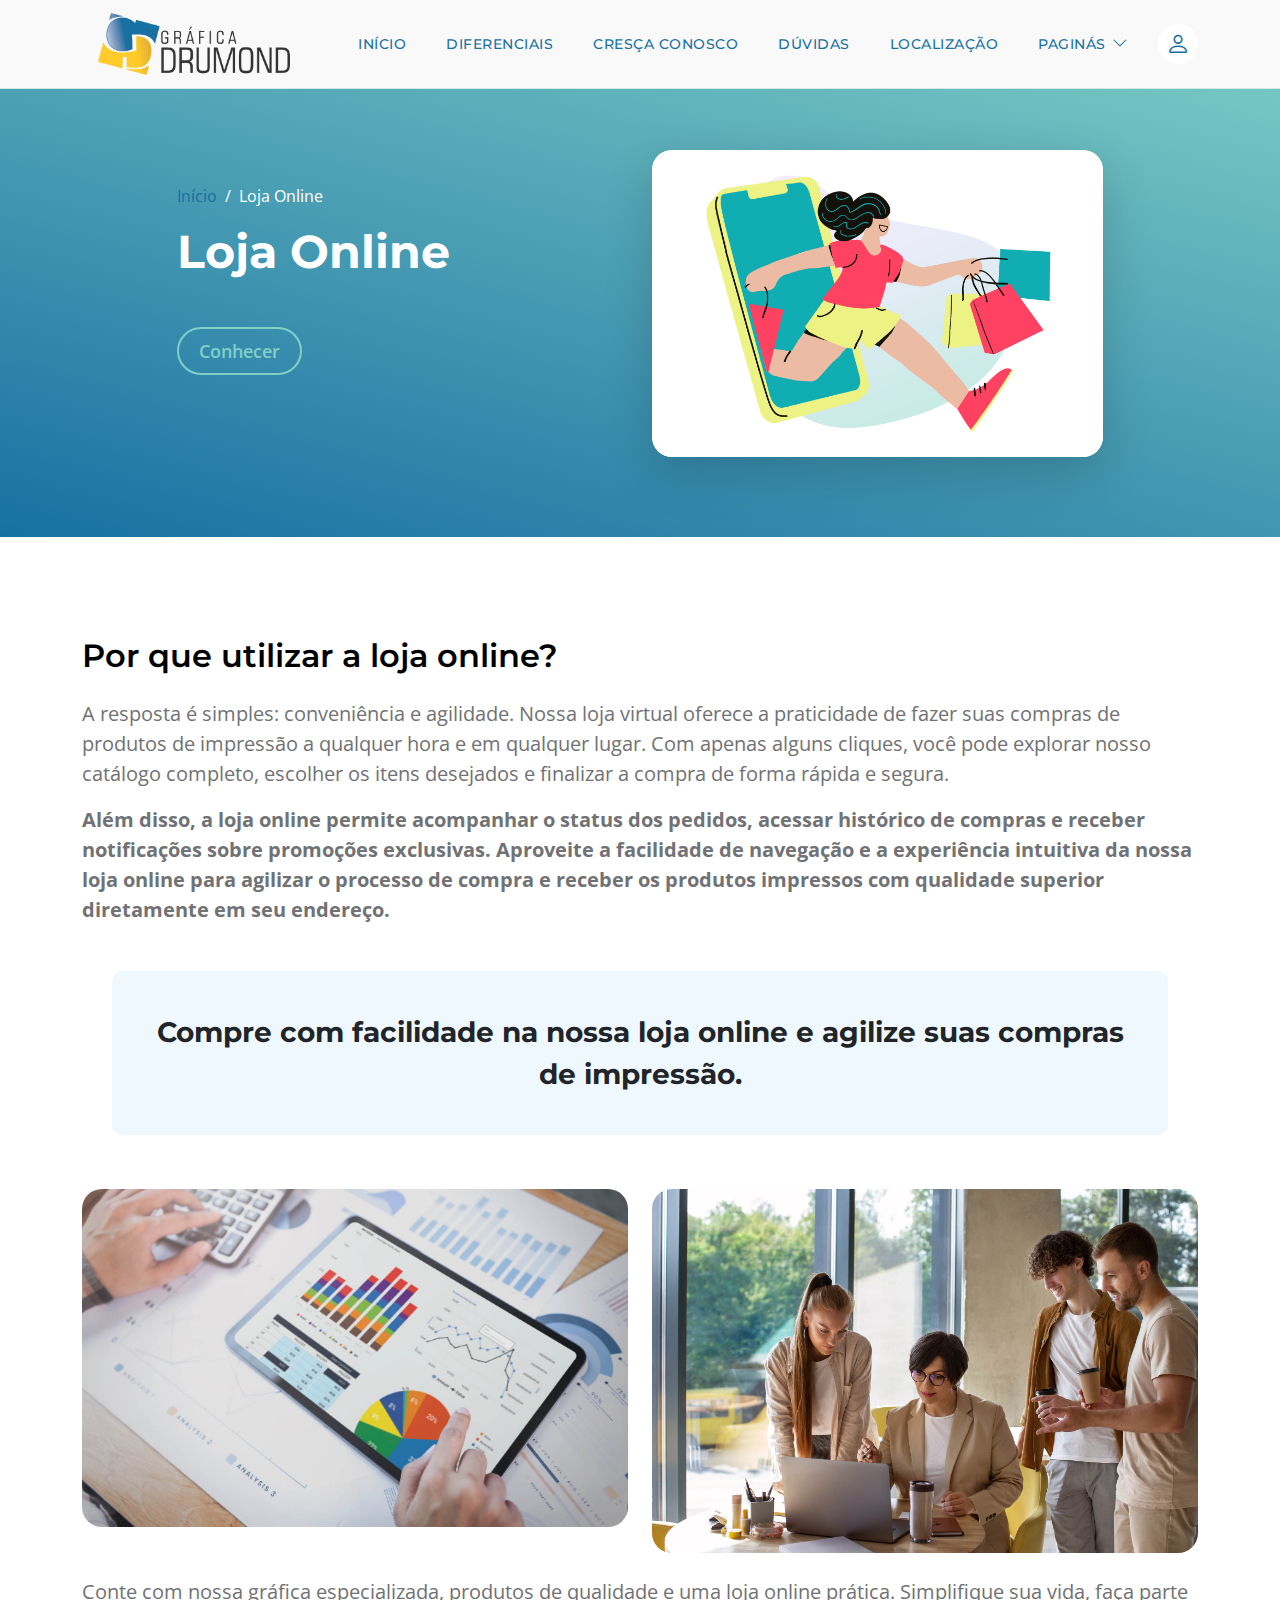
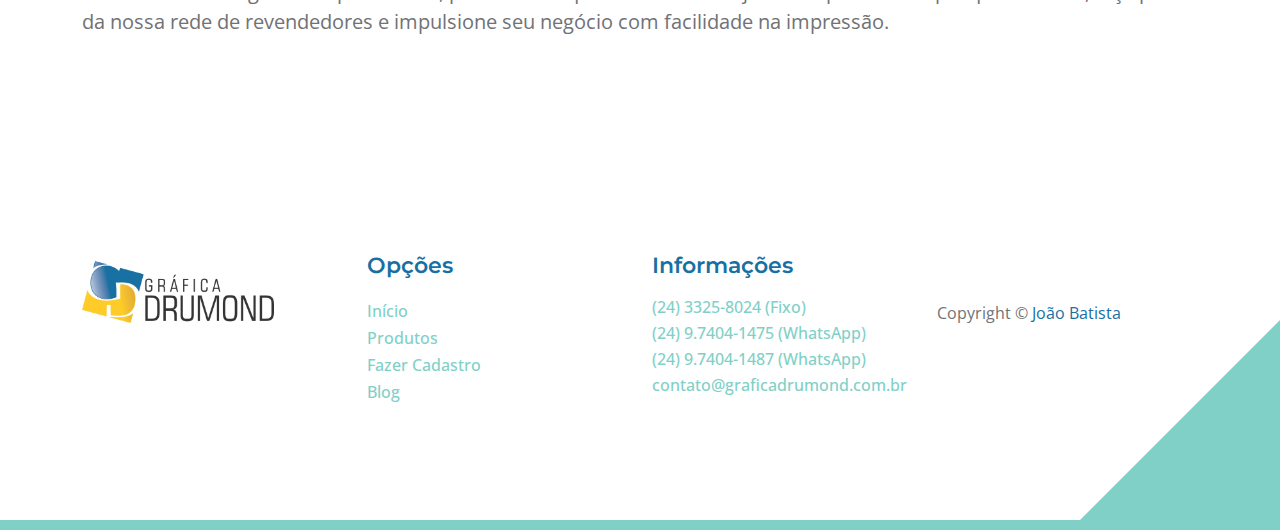
<file: topics-detail.html>
<!doctype html>
<html lang="en">
    <head>
        <meta charset="utf-8">
        <meta name="viewport" content="width=device-width, initial-scale=1">

        <meta name="description" content="">
        <meta name="author" content="">

        <title>Topic Detail Page</title>

        <!-- CSS FILES -->        
        <link rel="preconnect" href="https://fonts.googleapis.com">
        
        <link rel="preconnect" href="https://fonts.gstatic.com" crossorigin>

        <link href="https://fonts.googleapis.com/css2?family=Montserrat:wght@500;600;700&family=Open+Sans&display=swap" rel="stylesheet">
                        
        <link href="css/bootstrap.min.css" rel="stylesheet">

        <link href="css/bootstrap-icons.css" rel="stylesheet">

        <link href="css/templatemo-topic-listing.css" rel="stylesheet">
<!--

TemplateMo 590 topic listing

https://templatemo.com/tm-590-topic-listing

-->
    </head>
    
    <body id="top">

        <main>

            <nav class="navbar navbar-expand-lg">
                <div class="container">
                    <a class="navbar-brand" href="index.html">
                        <a class="navbar-brand logo" style="margin: auto;" href="#">
                            <img class="logo-sistema" src="images/logosistema.png" alt="Logo Sistema">
                        </a>
                    </a>
    
                    <div class="d-lg-none ms-auto me-4">
                        <a href="#top" class="navbar-icon bi-person smoothscroll"></a>
                    </div>
    
                    <button class="navbar-toggler" type="button" data-bs-toggle="collapse" data-bs-target="#navbarNav"
                        aria-controls="navbarNav" aria-expanded="false" aria-label="Toggle navigation">
                        <span class="navbar-toggler-icon"></span>
                    </button>
    
                    <div class="collapse navbar-collapse" id="navbarNav">
                        <ul class="navbar-nav ms-lg-5 me-lg-auto">
                            <li class="nav-item">
                                <a class="nav-link click-scroll" href="index.html">Início</a>
                            </li>
    
                            <li class="nav-item">
                                <a class="nav-link click-scroll" href="index.html#section_2">Diferenciais</a>
                            </li>
    
                            <li class="nav-item">
                                <a class="nav-link click-scroll" href="index.html#section_3">Cresça conosco</a>
                            </li>
    
                            <li class="nav-item">
                                <a class="nav-link click-scroll" href="index.html#section_4">Dúvidas</a>
                            </li>
    
                            <li class="nav-item">
                                <a class="nav-link click-scroll" href="index.html#section_5">Localização</a>
                            </li>
    
                            <li class="nav-item dropdown">
                                <a class="nav-link dropdown-toggle" href="#" id="navbarLightDropdownMenuLink" role="button"
                                    data-bs-toggle="dropdown" aria-expanded="false">Paginás</a>
    
                                <ul class="dropdown-menu dropdown-menu-light" aria-labelledby="navbarLightDropdownMenuLink">
                                    <li><a class="dropdown-item" href="topics-listing.html">Blog</a></li>
    
                                    <li><a class="dropdown-item" href="https://edrumond.boravender.online">Loja Online</a>
                                    </li>
                                </ul>
                            </li>
                        </ul>
    
                        <div class="d-none d-lg-block">
                            <a href="https://edrumond.boravender.online/cliente/cadastrar"
                                class="navbar-icon bi-person smoothscroll"></a>
                        </div>
                    </div>
                </div>
            </nav>
            

            <header class="site-header d-flex flex-column justify-content-center align-items-center">
                <div class="container">
                    <div class="row justify-content-center align-items-center">

                        <div class="col-lg-5 col-12 mb-5">
                            <nav aria-label="breadcrumb">
                                <ol class="breadcrumb">
                                    <li class="breadcrumb-item"><a href="index.html">Início</a></li>

                                    <li class="breadcrumb-item active" aria-current="page">Loja Online</li>
                                </ol>
                            </nav>

                            <h2 class="text-white">Loja Online</h2>

                            <div class="d-flex align-items-center mt-5">
                                <a href="https://edrumond.boravender.online/" class="btn custom-btn custom-border-btn smoothscroll me-4">Conhecer</a>

                            </div>
                        </div>

                        <div class="col-lg-5 col-12">
                            <div class="topics-detail-block bg-white shadow-lg">
                                <img src="images/topics/undraw_Remote_design_team_re_urdx.png" class="topics-detail-block-image img-fluid">
                            </div>
                        </div>

                    </div>
                </div>
            </header>


            <section class="topics-detail-section section-padding" id="topics-detail">
                <div class="container">
                    <div class="row">

                        <div class="col-lg-8 col-12 m-auto">
                            <h3 class="mb-4">Por que utilizar a loja online?</h3>

                            <p>A resposta é simples: conveniência e agilidade. Nossa loja virtual oferece a praticidade de fazer suas compras de produtos de impressão a qualquer hora e em qualquer lugar. Com apenas alguns cliques, você pode explorar nosso catálogo completo, escolher os itens desejados e finalizar a compra de forma rápida e segura.</p>

                            <p><strong>Além disso, a loja online permite acompanhar o status dos pedidos, acessar histórico de compras e receber notificações sobre promoções exclusivas. Aproveite a facilidade de navegação e a experiência intuitiva da nossa loja online para agilizar o processo de compra e receber os produtos impressos com qualidade superior diretamente em seu endereço.</p>

                            <blockquote>
                                Compre com facilidade na nossa loja online e agilize suas compras de impressão.
                            </blockquote>

                            <div class="row my-4">
                                <div class="col-lg-6 col-md-6 col-12">
                                    <img src="images/businesswoman-using-tablet-analysis.jpg" class="topics-detail-block-image img-fluid">
                                </div>

                                <div class="col-lg-6 col-md-6 col-12 mt-4 mt-lg-0 mt-md-0">
                                    <img src="images/colleagues-working-cozy-office-medium-shot.jpg" class="topics-detail-block-image img-fluid">
                                </div>
                            </div>

                            <p>Conte com nossa gráfica especializada, produtos de qualidade e uma loja online prática. Simplifique sua vida, faça parte da nossa rede de revendedores e impulsione seu negócio com facilidade na impressão.</p>
                        </div>

                    </div>
                </div>
            </section>


        </main>
		
        <footer class="site-footer section-padding">
            <div class="container">
                <div class="row">
    
                    <div class="col-lg-3 col-12 mb-4 pb-2">
                        <a class="navbar-brand mb-2" href="index.html">
                            <a class="navbar-brand logo" style="margin: auto;" href="#">
                                <img class="logo-sistema" src="images/logosistema.png" alt="Logo Sistema">
                            </a>
                        </a>
                    </div>
    
                    <div class="col-lg-3 col-md-4 col-6">
                        <h6 class="site-footer-title mb-3">Opções</h6>
    
                        <ul class="site-footer-links">
                            <li class="site-footer-link-item">
                                <a href="#" class="site-footer-link">Início</a>
                            </li>
    
                            <li class="site-footer-link-item">
                                <a href="https://edrumond.boravender.online/" class="site-footer-link">Produtos</a>
                            </li>
    
                            <li class="site-footer-link-item">
                                <a href="https://edrumond.boravender.online/cliente/cadastrar" class="site-footer-link">Fazer Cadastro</a>
                            </li>
    
                            <li class="site-footer-link-item">
                                <a href="topics-listing.html" class="site-footer-link">Blog</a>
                            </li>
                        </ul>
                    </div>
    
                    <div class="col-lg-3 col-md-4 col-6 mb-4 mb-lg-0">
                        <h6 class="site-footer-title mb-3">Informações</h6>
    
                        <p class="text-white d-flex mb-1">
                            <a href="tel: 24-3325-8024" class="site-footer-link">
                                (24) 3325-8024 (Fixo)
                            </a>
                        </p>
                        <p class="text-white d-flex mb-1">
                            <a href="https://api.whatsapp.com/send?phone=5524974041475" class="site-footer-link">
                                (24) 9.7404-1475 (WhatsApp)
                            </a>
                        </p>
                        <p class="text-white d-flex mb-1">
                            <a href="https://api.whatsapp.com/send?phone=5524992410722" class="site-footer-link">
                                (24) 9.7404-1487 (WhatsApp)
                            </a>
                        </p>
    
                        <p class="text-white d-flex">
                            <a href="mailto:contato@graficadrumond.com.br" class="site-footer-link">
                                contato@graficadrumond.com.br
                            </a>
                        </p>
                    </div>
    
                    <div class="col-lg-3 col-md-4 col-12 mt-4 mt-lg-0 ms-auto">
    
                        <p class="copyright-text mt-lg-5 mt-4">Copyright © <a href="https://api.whatsapp.com/send?phone=5531995340596&amp;text=Ol%C3%A1,%20vim%20pelo%20site%20da%20Grafica%20Drumond">João
                            Batista</a></p>
                            <br>
                        </p>
    
                    </div>
    
                </div>
            </div>
        </footer>

        <!-- JAVASCRIPT FILES -->
        <script src="js/jquery.min.js"></script>
        <script src="js/bootstrap.bundle.min.js"></script>
        <script src="js/jquery.sticky.js"></script>
        <script src="js/custom.js"></script>

    </body>
</html>
</file>
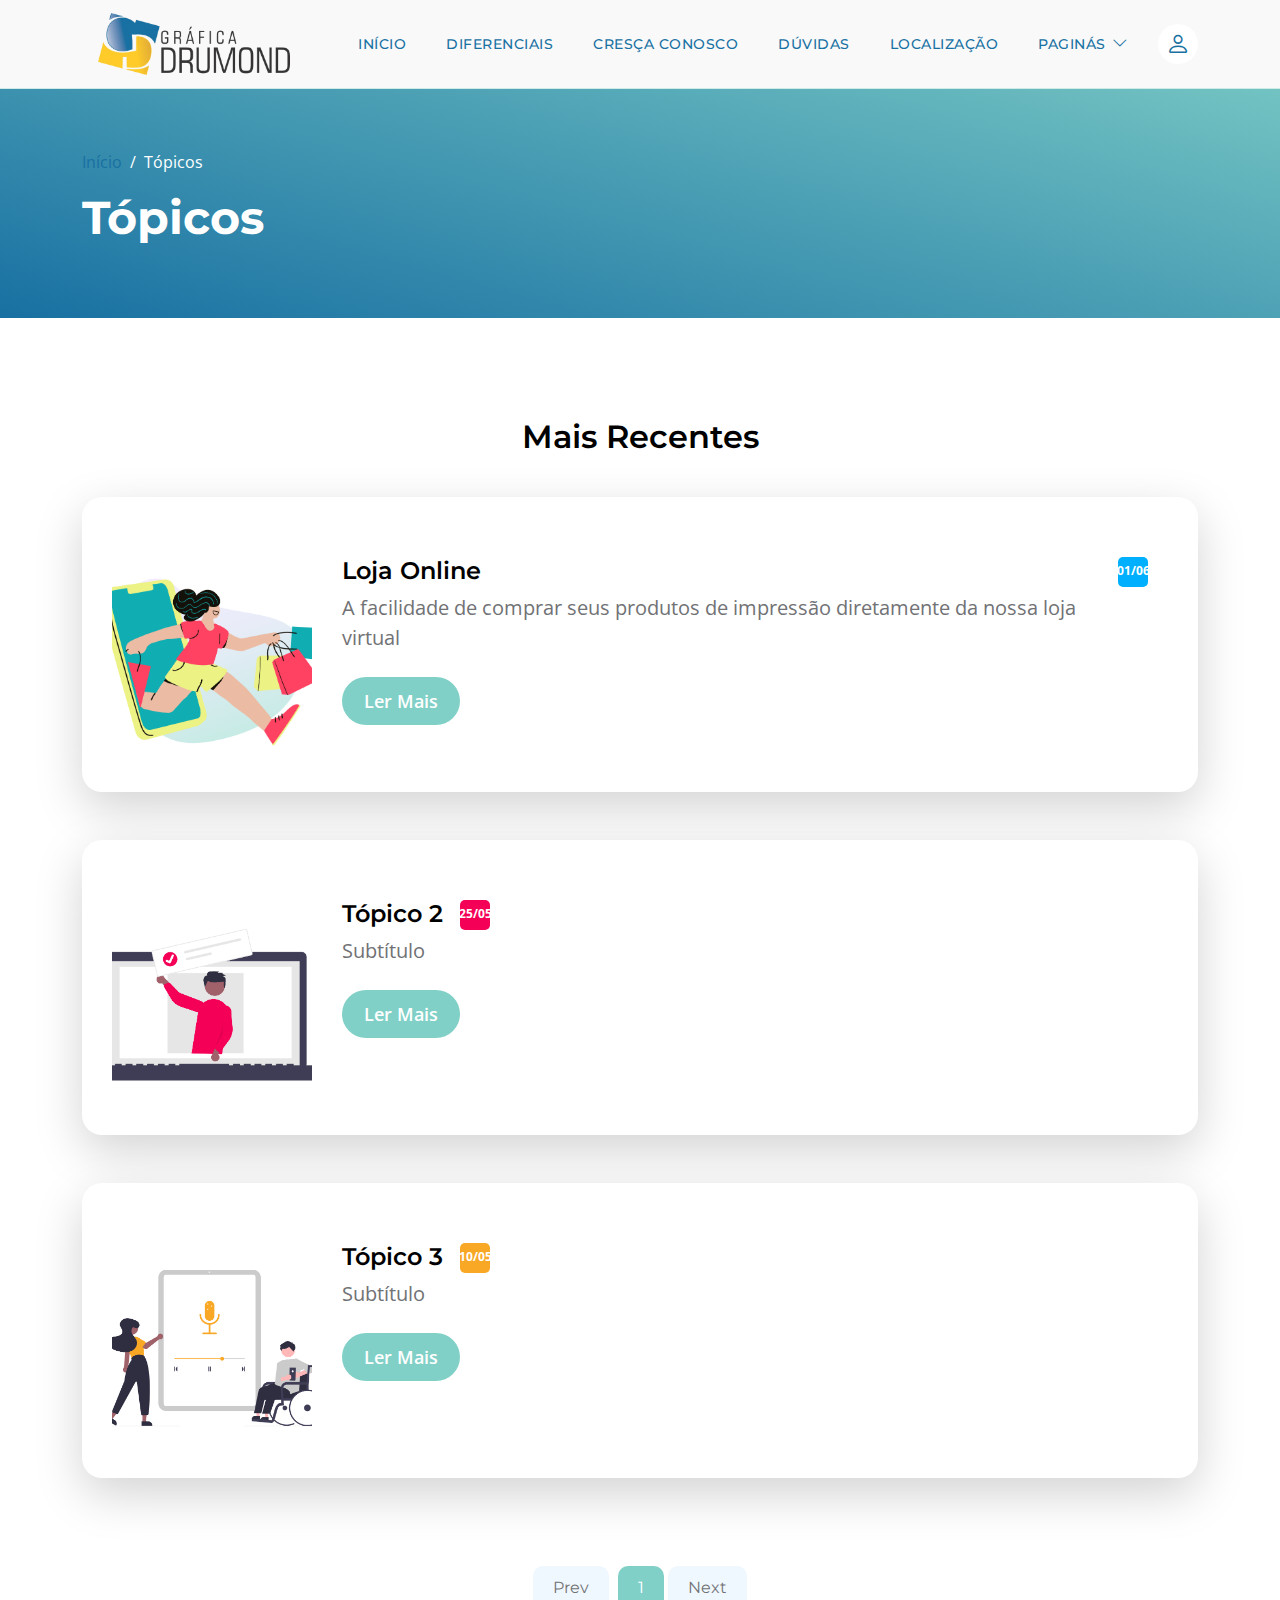
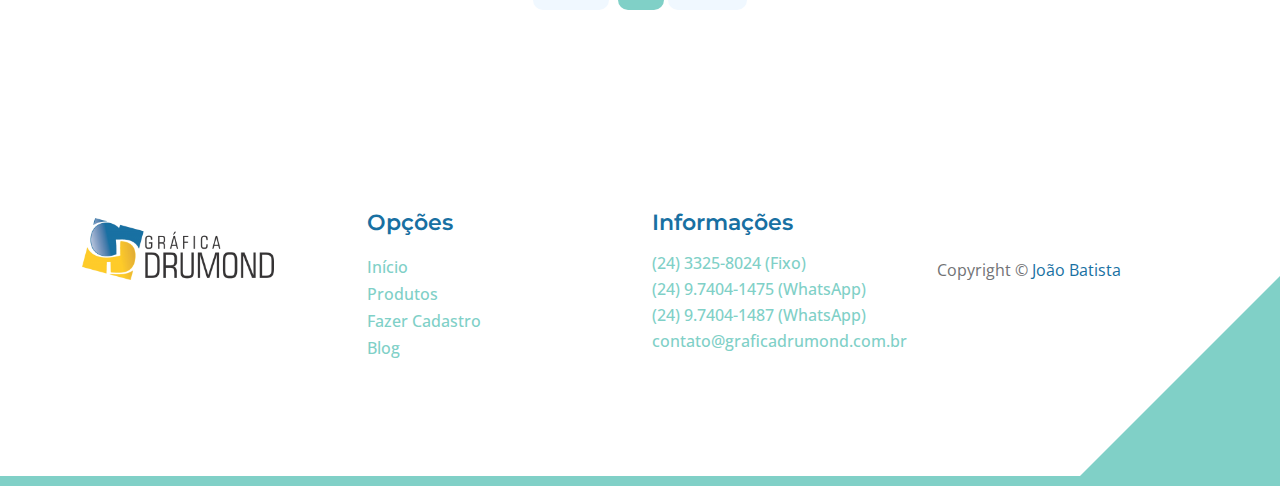
<file: topics-listing.html>
<!doctype html>
<html lang="en">
    <head>
        <meta charset="utf-8">
        <meta name="viewport" content="width=device-width, initial-scale=1">

        <meta name="description" content="">
        <meta name="author" content="">

        <title>Blog | Gráfica Drumond</title>

        <!-- CSS FILES -->        
        <link rel="preconnect" href="https://fonts.googleapis.com">
        
        <link rel="preconnect" href="https://fonts.gstatic.com" crossorigin>

        <link href="https://fonts.googleapis.com/css2?family=Montserrat:wght@500;600;700&family=Open+Sans&display=swap" rel="stylesheet">
                        
        <link href="css/bootstrap.min.css" rel="stylesheet">

        <link href="css/bootstrap-icons.css" rel="stylesheet">

        <link href="css/templatemo-topic-listing.css" rel="stylesheet">
<!--

TemplateMo 590 topic listing

https://templatemo.com/tm-590-topic-listing

-->
    </head>
    
    <body class="topics-listing-page" id="top">

        <main>

            <nav class="navbar navbar-expand-lg">
                <div class="container">
                    <a class="navbar-brand" href="index.html">
                        <a class="navbar-brand logo" style="margin: auto;" href="#">
                            <img class="logo-sistema" src="images/logosistema.png" alt="Logo Sistema">
                        </a>
                    </a>
    
                    <div class="d-lg-none ms-auto me-4">
                        <a href="#top" class="navbar-icon bi-person smoothscroll"></a>
                    </div>
    
                    <button class="navbar-toggler" type="button" data-bs-toggle="collapse" data-bs-target="#navbarNav"
                        aria-controls="navbarNav" aria-expanded="false" aria-label="Toggle navigation">
                        <span class="navbar-toggler-icon"></span>
                    </button>
    
                    <div class="collapse navbar-collapse" id="navbarNav">
                        <ul class="navbar-nav ms-lg-5 me-lg-auto">
                            <li class="nav-item">
                                <a class="nav-link click-scroll" href="index.html">Início</a>
                            </li>
    
                            <li class="nav-item">
                                <a class="nav-link click-scroll" href="index.html#section_2">Diferenciais</a>
                            </li>
    
                            <li class="nav-item">
                                <a class="nav-link click-scroll" href="index.html#section_3">Cresça conosco</a>
                            </li>
    
                            <li class="nav-item">
                                <a class="nav-link click-scroll" href="index.html#section_4">Dúvidas</a>
                            </li>
    
                            <li class="nav-item">
                                <a class="nav-link click-scroll" href="index.html#section_5">Localização</a>
                            </li>
    
                            <li class="nav-item dropdown">
                                <a class="nav-link dropdown-toggle" href="#" id="navbarLightDropdownMenuLink" role="button"
                                    data-bs-toggle="dropdown" aria-expanded="false">Paginás</a>
    
                                <ul class="dropdown-menu dropdown-menu-light" aria-labelledby="navbarLightDropdownMenuLink">
                                    <li><a class="dropdown-item" href="topics-listing.html">Blog</a></li>
    
                                    <li><a class="dropdown-item" href="https://edrumond.boravender.online">Loja Online</a>
                                    </li>
                                </ul>
                            </li>
                        </ul>
    
                        <div class="d-none d-lg-block">
                            <a href="https://edrumond.boravender.online/cliente/cadastrar"
                                class="navbar-icon bi-person smoothscroll"></a>
                        </div>
                    </div>
                </div>
            </nav>


            <header class="site-header d-flex flex-column justify-content-center align-items-center">
                <div class="container">
                    <div class="row align-items-center">

                        <div class="col-lg-5 col-12">
                            <nav aria-label="breadcrumb">
                                <ol class="breadcrumb">
                                    <li class="breadcrumb-item"><a href="index.html">Início</a></li>

                                    <li class="breadcrumb-item active" aria-current="page">Tópicos</li>
                                </ol>
                            </nav>

                            <h2 class="text-white">Tópicos</h2>
                        </div>

                    </div>
                </div>
            </header>


            <section class="section-padding">
                <div class="container">
                    <div class="row">

                        <div class="col-lg-12 col-12 text-center">
                            <h3 class="mb-4">Mais Recentes</h3>
                        </div>

                        <div class="col-lg-8 col-12 mt-3 mx-auto">
                            <div class="custom-block custom-block-topics-listing bg-white shadow-lg mb-5">
                                <div class="d-flex">
                                    <img src="images/topics/undraw_Remote_design_team_re_urdx.png" class="custom-block-image img-fluid" alt="">

                                    <div class="custom-block-topics-listing-info d-flex">
                                        <div>
                                            <h5 class="mb-2">Loja Online</h5>

                                            <p class="mb-0">A facilidade de comprar seus produtos de impressão diretamente da nossa loja virtual</p>

                                            <a href="topics-detail.html" class="btn custom-btn mt-3 mt-lg-4">Ler Mais</a>
                                        </div>

                                        <span class="badge bg-design rounded-pill ms-auto">01/06</span>
                                    </div>
                                </div>
                            </div>

                            <div class="custom-block custom-block-topics-listing bg-white shadow-lg mb-5">
                                <div class="d-flex">
                                    <img src="images/topics/undraw_online_ad_re_ol62.png" class="custom-block-image img-fluid" alt="">

                                    <div class="custom-block-topics-listing-info d-flex">
                                        <div>
                                            <h5 class="mb-2">Tópico 2</h5>

                                            <p class="mb-0">Subtítulo</p>

                                            <a href="topics-detail.html" class="btn custom-btn mt-3 mt-lg-4">Ler Mais</a>
                                        </div>

                                        <span class="badge bg-advertising rounded-pill ms-auto">25/05</span>
                                    </div>
                                </div>
                            </div>

                            <div class="custom-block custom-block-topics-listing bg-white shadow-lg mb-5">
                                <div class="d-flex">
                                    <img src="images/topics/undraw_Podcast_audience_re_4i5q.png" class="custom-block-image img-fluid" alt="">

                                    <div class="custom-block-topics-listing-info d-flex">
                                        <div>
                                            <h5 class="mb-2">Tópico 3</h5>

                                            <p class="mb-0">Subtítulo</p>

                                            <a href="topics-detail.html" class="btn custom-btn mt-3 mt-lg-4">Ler Mais</a>
                                        </div>

                                        <span class="badge bg-music rounded-pill ms-auto">10/05</span>
                                    </div>
                                </div>
                            </div>
                        </div>

                        <div class="col-lg-12 col-12">
                            <nav aria-label="Page navigation example">
                                <ul class="pagination justify-content-center mb-0">
                                    <li class="page-item">
                                        <a class="page-link" href="#" aria-label="Previous">
                                            <span aria-hidden="true">Prev</span>
                                        </a>
                                    </li>

                                    <li class="page-item active" aria-current="page">
                                        <a class="page-link" href="#">1</a>
                                    </li>
                                    
                                    
                                    <li class="page-item">
                                        <a class="page-link" href="#" aria-label="Next">
                                            <span aria-hidden="true">Next</span>
                                        </a>
                                    </li>
                                </ul>
                            </nav>
                        </div>

                    </div>
                </div>
            </section>

            <footer class="site-footer section-padding">
                <div class="container">
                    <div class="row">
        
                        <div class="col-lg-3 col-12 mb-4 pb-2">
                            <a class="navbar-brand mb-2" href="index.html">
                                <a class="navbar-brand logo" style="margin: auto;" href="#">
                                    <img class="logo-sistema" src="images/logosistema.png" alt="Logo Sistema">
                                </a>
                            </a>
                        </div>
        
                        <div class="col-lg-3 col-md-4 col-6">
                            <h6 class="site-footer-title mb-3">Opções</h6>
        
                            <ul class="site-footer-links">
                                <li class="site-footer-link-item">
                                    <a href="#" class="site-footer-link">Início</a>
                                </li>
        
                                <li class="site-footer-link-item">
                                    <a href="https://edrumond.boravender.online/" class="site-footer-link">Produtos</a>
                                </li>
        
                                <li class="site-footer-link-item">
                                    <a href="https://edrumond.boravender.online/cliente/cadastrar" class="site-footer-link">Fazer Cadastro</a>
                                </li>
        
                                <li class="site-footer-link-item">
                                    <a href="topics-listing.html" class="site-footer-link">Blog</a>
                                </li>
                            </ul>
                        </div>
        
                        <div class="col-lg-3 col-md-4 col-6 mb-4 mb-lg-0">
                            <h6 class="site-footer-title mb-3">Informações</h6>
        
                            <p class="text-white d-flex mb-1">
                                <a href="tel: 24-3325-8024" class="site-footer-link">
                                    (24) 3325-8024 (Fixo)
                                </a>
                            </p>
                            <p class="text-white d-flex mb-1">
                                <a href="https://api.whatsapp.com/send?phone=5524974041475" class="site-footer-link">
                                    (24) 9.7404-1475 (WhatsApp)
                                </a>
                            </p>
                            <p class="text-white d-flex mb-1">
                                <a href="https://api.whatsapp.com/send?phone=5524992410722" class="site-footer-link">
                                    (24) 9.7404-1487 (WhatsApp)
                                </a>
                            </p>
        
                            <p class="text-white d-flex">
                                <a href="mailto:contato@graficadrumond.com.br" class="site-footer-link">
                                    contato@graficadrumond.com.br
                                </a>
                            </p>
                        </div>
        
                        <div class="col-lg-3 col-md-4 col-12 mt-4 mt-lg-0 ms-auto">
        
                            <p class="copyright-text mt-lg-5 mt-4">Copyright © <a href="https://api.whatsapp.com/send?phone=5531995340596&amp;text=Ol%C3%A1,%20vim%20pelo%20site%20da%20Grafica%20Drumond">João
                                Batista</a></p>
                                <br>
                            </p>
        
                        </div>
        
                    </div>
                </div>
            </footer>

        <!-- JAVASCRIPT FILES -->
        <script src="js/jquery.min.js"></script>
        <script src="js/bootstrap.bundle.min.js"></script>
        <script src="js/jquery.sticky.js"></script>
        <script src="js/custom.js"></script>

    </body>
</html>
</file>
<file: css/templatemo-topic-listing.css>
/*

TemplateMo 590 topic listing

https://templatemo.com/tm-590-topic-listing

*/

/*---------------------------------------
  CUSTOM PROPERTIES ( VARIABLES )             
-----------------------------------------*/
:root {
  --white-color:                  #ffffff;
  --primary-color:                #1870a2;
  --secondary-color:              #80d0c7;
  --section-bg-color:             #f0f8ff;
  --custom-btn-bg-color:          #80d0c7;
  --custom-btn-bg-hover-color:    #1870a2;
  --dark-color:                   #000000;
  --p-color:                      #717275;
  --border-color:                 #7fffd4;
  --link-hover-color:             #1870a2;

  --body-font-family:             'Open Sans', sans-serif;
  --title-font-family:            'Montserrat', sans-serif;

  --h1-font-size:                 58px;
  --h2-font-size:                 46px;
  --h3-font-size:                 32px;
  --h4-font-size:                 28px;
  --h5-font-size:                 24px;
  --h6-font-size:                 22px;
  --p-font-size:                  20px;
  --menu-font-size:               14px;
  --btn-font-size:                18px;
  --copyright-font-size:          16px;

  --border-radius-large:          100px;
  --border-radius-medium:         20px;
  --border-radius-small:          10px;

  --font-weight-normal:           400;
  --font-weight-medium:           500;
  --font-weight-semibold:         600;
  --font-weight-bold:             700;
}

body {
  background-color: var(--white-color);
  font-family: var(--body-font-family); 
}


/*---------------------------------------
  TYPOGRAPHY               
-----------------------------------------*/

h2,
h3,
h4,
h5,
h6 {
  color: var(--dark-color);
}

h1,
h2,
h3,
h4,
h5,
h6 {
  font-family: var(--title-font-family); 
  font-weight: var(--font-weight-semibold);
}

h1 {
  font-size: var(--h1-font-size);
  font-weight: var(--font-weight-bold);
}

h2 {
  font-size: var(--h2-font-size);
  font-weight: var(--font-weight-bold);
}

h3 {
  font-size: var(--h3-font-size);
}

h4 {
  font-size: var(--h4-font-size);
}

h5 {
  font-size: var(--h5-font-size);
}

h6 {
  color: var(--primary-color);
  font-size: var(--h6-font-size);
}

p {
  color: var(--p-color);
  font-size: var(--p-font-size);
  font-weight: var(--font-weight-normal);
}

ul li {
  color: var(--p-color);
  font-size: var(--p-font-size);
  font-weight: var(--font-weight-normal);
}

a, 
button {
  touch-action: manipulation;
  transition: all 0.3s;
}

a {
  display: inline-block;
  color: var(--primary-color);
  text-decoration: none;
}

a:hover {
  color: var(--link-hover-color);
}

b,
strong {
  font-weight: var(--font-weight-bold);
}


/*---------------------------------------
  SECTION               
-----------------------------------------*/
.section-padding {
  padding-top: 100px;
  padding-bottom: 100px;
}

.section-bg {
  background-color: var(--section-bg-color);
}

.section-overlay {
  background-image: linear-gradient(15deg, #1870a2 0%, #80d0c7 100%);
  position: absolute;
  top: 0;
  left: 0;
  pointer-events: none;
  width: 100%;
  height: 100%;
  opacity: 0.85;
}

.section-overlay + .container {
  position: relative;
}

.tab-content {
  background-color: var(--white-color);
  border-radius: var(--border-radius-medium);
}

.nav-tabs {
  border-bottom: 1px solid #ecf3f2;
  margin-bottom: 40px;
  justify-content: center;
}

.nav-tabs .nav-link {
  border-radius: 0;
  border-top: 0;
  border-right: 0;
  border-left: 0;
  color: var(--p-color);
  font-family: var(--title-font-family);
  font-size: var(--btn-font-size);
  font-weight: var(--font-weight-medium);
  padding: 15px 25px;
  transition: all 0.3s;
}

.nav-tabs .nav-link:first-child {
  margin-right: 20px;
}

.nav-tabs .nav-item.show .nav-link, 
.nav-tabs .nav-link.active,
.nav-tabs .nav-link:focus, 
.nav-tabs .nav-link:hover {
  border-bottom-color: var(--primary-color);
  color: var(--primary-color);
}


/*---------------------------------------
  CUSTOM ICON COLOR               
-----------------------------------------*/
.custom-icon {
  color: var(--secondary-color);
}


/*---------------------------------------
  CUSTOM BUTTON               
-----------------------------------------*/
.custom-btn {
  background: var(--custom-btn-bg-color);
  border: 2px solid transparent;
  border-radius: var(--border-radius-large);
  color: var(--white-color);
  font-size: var(--btn-font-size);
  font-weight: var(--font-weight-semibold);
  line-height: normal;
  transition: all 0.3s;
  padding: 10px 20px;
}

.custom-btn:hover {
  background: var(--custom-btn-bg-hover-color);
  color: var(--white-color);
}

.custom-border-btn {
  background: transparent;
  border: 2px solid var(--custom-btn-bg-color);
  color: var(--custom-btn-bg-color);
}

.custom-border-btn:hover {
  background: var(--custom-btn-bg-color);
  border-color: transparent;
  color: var(--white-color);
}

.custom-btn-bg-white {
  border-color: var(--white-color);
  color: var(--white-color);
}


/*---------------------------------------
  SITE HEADER              
-----------------------------------------*/
.site-header {
  background-image: linear-gradient(15deg, #1870a2 0%, #80d0c7 100%);
  padding-top: 150px;
  padding-bottom: 80px;
}

.site-header .container {
  height: 100%;
}

.breadcrumb-item+.breadcrumb-item::before,
.breadcrumb-item a:hover,
.breadcrumb-item.active {
  color: var(--white-color);
}

.site-header .custom-icon {
  color: var(--white-color);
  font-size: var(--h4-font-size);
}

.site-header .custom-icon:hover {
  color: var(--secondary-color);
}


/*---------------------------------------
  NAVIGATION              
-----------------------------------------*/
.sticky-wrapper {
  position: absolute;
  top: 0;
  right: 0;
  left: 0;
}

.sticky-wrapper.is-sticky .navbar {
  background-color: var(--secondary-color);
}

.navbar {
  background: transparent;
  border-bottom: 1px solid rgba(128, 208, 199, 0.35);
  z-index: 9;
}

.navbar-brand,
.navbar-brand:hover {
  font-size: var(--h3-font-size);
  font-weight: var(--font-weight-bold);
  display: block;
}

.navbar-brand span {
  font-family: var(--title-font-family);
}

.navbar-expand-lg .navbar-nav .nav-link {
  border-radius: var(--border-radius-large);
  margin: 10px;
  padding: 10px;
}

.navbar-nav .nav-link {
  display: inline-block;
  color: #1871a3;
  font-family: var(--title-font-family); 
  font-size: var(--menu-font-size);
  font-weight: var(--font-weight-medium);
  text-transform: uppercase;
  letter-spacing: 0.5px;
  position: relative;
  padding-top: 15px;
  padding-bottom: 15px;
}

.navbar-nav .nav-link.active, 
.navbar-nav .nav-link:hover {
  color: #e6b035;
}

.navbar .dropdown-menu {
  background: var(--white-color);
  box-shadow: 0 1rem 3rem rgba(0,0,0,.175);
  border: 0;
  display: inherit;
  opacity: 0;
  min-width: 9rem;
  margin-top: 20px;
  padding: 13px 0 10px 0;
  transition: all 0.3s;
  pointer-events: none;
}

.navbar .dropdown-menu::before {
  content: "";
  width: 0;
  height: 0;
  border-left: 20px solid transparent;
  border-right: 20px solid transparent;
  border-bottom: 15px solid var(--white-color);
  position: absolute;
  top: -10px;
  left: 10px;
}

.navbar .dropdown-item {
  display: inline-block;
  color: var(--p-bg-color);
  font-family: var(--title-font-family); 
  font-size: var(--menu-font-size);
  font-weight: var(--font-weight-medium);
  text-transform: uppercase;
  letter-spacing: 0.5px;
  position: relative;
}

.navbar .dropdown-item.active, 
.navbar .dropdown-item:active,
.navbar .dropdown-item:focus, 
.navbar .dropdown-item:hover {
  background: transparent;
  color: var(--primary-color);
}

.navbar .dropdown-toggle::after {
  content: "\f282";
  display: inline-block;
  font-family: bootstrap-icons !important;
  font-size: var(--copyright-font-size);
  font-style: normal;
  font-weight: normal !important;
  font-variant: normal;
  text-transform: none;
  line-height: 1;
  vertical-align: -.125em;
  -webkit-font-smoothing: antialiased;
  -moz-osx-font-smoothing: grayscale;
  position: relative;
  left: 2px;
  border: 0;
}

@media screen and (min-width: 992px) {
  .navbar .dropdown:hover .dropdown-menu {
    opacity: 1;
    margin-top: 0;
    pointer-events: auto;
  }
}

.navbar-icon {
  background: var(--white-color);
  border-radius: var(--border-radius-large);
  display: inline-block;
  font-size: var(--h5-font-size);
  width: 40px;
  height: 40px;
  line-height: 40px;
  text-align: center;
  transition: all 0.3s ease;
}

.navbar-icon:hover {
  background: var(--primary-color);
  color: var(--white-color);
}

.navbar-toggler {
  border: 0;
  padding: 0;
  cursor: pointer;
  margin: 0;
  width: 30px;
  height: 35px;
  outline: none;
}

.navbar-toggler:focus {
  outline: none;
  box-shadow: none;
}

.navbar-toggler[aria-expanded="true"] .navbar-toggler-icon {
  background: transparent;
}

.navbar-toggler[aria-expanded="true"] .navbar-toggler-icon:before,
.navbar-toggler[aria-expanded="true"] .navbar-toggler-icon:after {
  transition: top 300ms 50ms ease, -webkit-transform 300ms 350ms ease;
  transition: top 300ms 50ms ease, transform 300ms 350ms ease;
  transition: top 300ms 50ms ease, transform 300ms 350ms ease, -webkit-transform 300ms 350ms ease;
  top: 0;
}

.navbar-toggler[aria-expanded="true"] .navbar-toggler-icon:before {
  transform: rotate(45deg);
}

.navbar-toggler[aria-expanded="true"] .navbar-toggler-icon:after {
  transform: rotate(-45deg);
}

.navbar-toggler .navbar-toggler-icon {
  background: var(--white-color);
  transition: background 10ms 300ms ease;
  display: block;
  width: 30px;
  height: 2px;
  position: relative;
}

.navbar-toggler .navbar-toggler-icon:before,
.navbar-toggler .navbar-toggler-icon:after {
  transition: top 300ms 350ms ease, -webkit-transform 300ms 50ms ease;
  transition: top 300ms 350ms ease, transform 300ms 50ms ease;
  transition: top 300ms 350ms ease, transform 300ms 50ms ease, -webkit-transform 300ms 50ms ease;
  position: absolute;
  right: 0;
  left: 0;
  background: var(--white-color);
  width: 30px;
  height: 2px;
  content: '';
}

.navbar-toggler .navbar-toggler-icon::before {
  top: -8px;
}

.navbar-toggler .navbar-toggler-icon::after {
  top: 8px;
}


/*---------------------------------------
  HERO        
-----------------------------------------*/
.hero-section {
  background-image: linear-gradient(15deg, #1870a2 0%, #80d0c7 100%);
  position: relative;
  overflow: hidden;
  padding-top: 150px;
  padding-bottom: 150px;
}

.hero-section .input-group {
  background-color: var(--white-color);
  border-radius: var(--border-radius-large);
  padding: 10px 15px;
}

.hero-section .input-group-text {
  background-color: transparent;
  border: 0;
}

.hero-section input[type="search"] {
  border: 0;
  box-shadow: none;
  margin-bottom: 0;
  padding-left: 0;
}

.hero-section button[type="submit"] {
  background-color: var(--primary-color);
  border: 0;
  border-radius: var(--border-radius-large) !important;
  color: var(--white-color);
  max-width: 150px;
}


/*---------------------------------------
  TOPICS              
-----------------------------------------*/
.featured-section {
  background-color: var(--secondary-color);
  border-radius: 0 0 100px 100px;
  padding-bottom: 100px;
}

.featured-section .row {
  position: relative;
  bottom: 100px;
  margin-bottom: -100px;
}

.custom-block {
  border-radius: var(--border-radius-medium);
  position: relative;
  overflow: hidden;
  padding: 30px;
  transition: all 0.3s ease;
  height: 100%;
}

.custom-block:hover {
  background-color: var(--secondary-color);
  transform: translateY(-3px);
}

.custom-block > a {
  width: 100%;
}

.custom-block-image {
  display: block;
  width: 100%;
  height: 200px;
  object-fit: cover;
  margin-top: 35px;
}

.custom-block .rounded-pill {
  border-radius: 5px !important;
  display: flex;
  justify-content: center;
  text-align: center;
  width: 30px;
  height: 30px;
  line-height: 20px;
}

.custom-block-overlay {
  height: 100%;
  min-height: 350px;
  padding: 0;
}

.custom-block-overlay > a {
  height: 100%;
}

.custom-block-overlay .custom-block-image {
  border-radius: var(--border-radius-medium);
  display: block;
  height: 100%;
  margin-top: 0;
}

.custom-block-overlay-text {
  position: absolute;
  z-index: 2;
  top: 0;
  right: 0;
  left: 0;
  padding: 30px;
}

.social-share {
  position: absolute;
  bottom: 0;
  right: 0;
  left: 0;
  z-index: 2;
  padding: 20px 35px;
}

.social-share .bi-bookmark {
  color: var(--white-color);
  font-size: var(--h5-font-size);
}

.social-share .bi-bookmark:hover {
  color: var(--secondary-color);
}

.bg-design {
  background-color: #00B0FF;
}

.bg-graphic {
  background-color: #00BFA6;
}

.bg-advertising {
  background-color: #F50057;
}

.bg-finance {
  background-color: #536DFE;
}

.bg-music {
  background-color: #F9A826;
}

.bg-education {
  background-color: #00BFA6;
}


/*---------------------------------------
  TOPICS               
-----------------------------------------*/
.topics-detail-block {
  border-radius: var(--border-radius-medium);
  position: relative;
  overflow: hidden;
}

.topics-detail-block-image {
  display: block;
  border-radius: var(--border-radius-medium);
}

blockquote {
  background-color: var(--section-bg-color);
  border-radius: var(--border-radius-small);
  font-family: var(--title-font-family);
  font-size: var(--h4-font-size);
  font-weight: var(--font-weight-bold);
  display: inline-block;
  text-align: center;
  margin: 30px;
  padding: 40px;
}

.topics-listing-page .site-header {
  padding-bottom: 65px;
}

.custom-block-topics-listing-info {
  margin: 30px 20px 20px 30px;
}

.custom-block-topics-listing {
  height: inherit;
}

.custom-block-topics-listing .custom-block-image {
  width: 200px;
}


/*---------------------------------------
  PAGINATION              
-----------------------------------------*/
.pagination {
  margin-top: 40px;
}

.page-link {
  border: 0;
  border-radius: var(--border-radius-small);
  color: var(--p-color);
  font-family: var(--title-font-family);
  margin: 0 5px;
  padding: 10px 20px;
}

.page-link:hover,
.page-item:first-child .page-link:hover,
.page-item:last-child .page-link:hover {
  background-color: var(--secondary-color);
  color: var(--white-color);
}

.page-item:first-child .page-link {
  margin-right: 10px;
}

.page-item:first-child .page-link,
.page-item:last-child .page-link {
  background-color: var(--section-bg-color);
  border-radius: var(--border-radius-small);
}

.active>.page-link, .page-link.active {
  background-color: var(--secondary-color);
  border-color: var(--secondary-color);
}


/*---------------------------------------
  TIMELINE              
-----------------------------------------*/
.timeline-section {
  background-image: url('../images/colleagues-working-cozy-office-medium-shot.jpg');
  background-repeat: no-repeat;
  background-position: center;
  background-size: cover;
  position: relative;
}

.timeline-container .vertical-scrollable-timeline {
  list-style-type: none;
  position: relative;
  padding-left: 0;
}

.timeline-container .vertical-scrollable-timeline .list-progress {
  width: 8px;
  height: 87%;
  background-color: var(--primary-color);
  position: absolute;
  left: 52px;
  top: 0;
  overflow: hidden;
}

.timeline-container .vertical-scrollable-timeline .list-progress .inner {
  position: absolute;
  right: 0;
  bottom: 0;
  height: 100%;
  background-color: var(--secondary-color);
  width: 100%;
}

.timeline-container .vertical-scrollable-timeline li {
  position: relative;
  padding: 20px 0px 65px 145px;
}

.timeline-container .vertical-scrollable-timeline li:last-child {
  padding-bottom: 0;
}

.timeline-container .vertical-scrollable-timeline li p {
  line-height: 40px;
}

.timeline-container .vertical-scrollable-timeline li p:last-child {
  margin-bottom: 0;
}

.timeline-container .vertical-scrollable-timeline li .icon-holder {
  position: absolute;
  left: 0;
  top: 0;
  width: 104px;
  height: 104px;
  display: flex;
  justify-content: center;
  align-items: center;
  background-color: var(--secondary-color);
  border-radius: 50%;
  z-index: 1;
  transition: 0.4s all;
}

.timeline-container .vertical-scrollable-timeline li .icon-holder::before {
  content: "";
  width: 80px;
  height: 80px;
  border: 4px solid #fff;
  position: absolute;
  background-color: var(--secondary-color);
  border-radius: 50%;
  z-index: -1;
  transition: 0.4s all;
}

.timeline-container .vertical-scrollable-timeline li .icon-holder i {
  font-size: 25px;
  color: var(--white-color);
}

.timeline-container .vertical-scrollable-timeline li::before {
  content: "";
  position: absolute;
  height: 100%;
  width: 8px;
  background-color: transparent;
  left: 52px;
  z-index: 0;
}

.timeline-container .vertical-scrollable-timeline li.active .icon-holder {
  background-color: var(--primary-color);
}

.timeline-container .vertical-scrollable-timeline li.active .icon-holder::before {
  background-color: var(--primary-color);
}


/*---------------------------------------
  FAQs              
-----------------------------------------*/
.faq-section .accordion-item {
  border: 0;
}

.faq-section .accordion-button {
  font-size: var(--h6-font-size);
  font-weight: var(--font-weight-semibold);
}

.faq-section .accordion-item:first-of-type .accordion-button {
  border-radius: var(--border-radius-large);
}

.faq-section .accordion-button:not(.collapsed) {
  border-radius: var(--border-radius-large);
  box-shadow: none;
  color: var(--primary-color);
}

.faq-section .accordion-body {
  color: var(--p-color);
  font-size: var(--btn-font-size);
  line-height: 40px;
}

/*---------------------------------------
  NEWSLETTER               
-----------------------------------------*/
.newsletter-image {
  border-radius: var(--border-radius-medium);
}


/*---------------------------------------
  CONTACT               
-----------------------------------------*/
.google-map {
  border-radius: var(--border-radius-medium);
}

.contact-form .form-floating>textarea {
  border-radius: var(--border-radius-medium);
  height: 150px;
}


/*---------------------------------------
  SUBSCRIBE FORM               
-----------------------------------------*/
.subscribe-form-wrap {
  padding: 50px;
}

.subscribe-form {
  width: 95%;
}


/*---------------------------------------
  CUSTOM FORM               
-----------------------------------------*/
.custom-form .form-control {
  border-radius: var(--border-radius-large);
  color: var(--p-color);
  margin-bottom: 24px;
  padding-top: 13px;
  padding-bottom: 13px;
  padding-left: 20px;
  outline: none;
}

.form-floating>label {
  padding-left: 20px;
}

.custom-form button[type="submit"] {
  background: var(--custom-btn-bg-color);
  border: none;
  border-radius: var(--border-radius-large);
  color: var(--white-color);
  font-family: var(--title-font-family);
  font-size: var(--p-font-size);
  font-weight: var(--font-weight-semibold);
  transition: all 0.3s;
  margin-bottom: 0;
}

.custom-form button[type="submit"]:hover,
.custom-form button[type="submit"]:focus {
  background: var(--custom-btn-bg-hover-color);
  border-color: transparent;
}


/*---------------------------------------
  SITE FOOTER              
-----------------------------------------*/
.site-footer {
  border-bottom: 10px solid var(--secondary-color);
  position: relative;
}

.site-footer::after {
  content: "";
  position: absolute;
  bottom: 0;
  right: 0;
  width: 0;
  height: 0;
  border-style: solid;
  border-width: 0 0 200px 200px;
  border-color: transparent transparent var(--secondary-color) transparent;
  pointer-events: none;
}

.site-footer-title {
  color: var(--primary-color); 
}

.site-footer .dropdown-menu {
  padding: 0;
}

.site-footer .dropdown-item {
  color: var(--p-color);
  font-size: var(--menu-font-size);
  font-weight: var(--font-weight-medium);
  padding: 4px 18px;
}

.site-footer .dropdown-item:hover {
  background-color: transparent;
  color: var(--primary-color);
}

.site-footer .dropdown-menu li:first-child .dropdown-item {
  padding-top: 10px;
}

.site-footer .dropdown-menu li:last-child .dropdown-item {
  padding-bottom: 12px;
}

.site-footer .dropdown-toggle {
  background-color: var(--secondary-color);
  border-color: var(--white-color);
}

.site-footer .dropdown-toggle:hover {
  background-color: var(--primary-color);
  border-color: transparent;
}

.site-footer-links {
  padding-left: 0;
}

.site-footer-link-item {
  display: block;
  list-style: none;
  line-height: normal;
}

.site-footer-link {
  color: var(--secondary-color);
  font-size: var(--copyright-font-size);
  font-weight: var(--font-weight-medium);
  line-height: normal;
}

.copyright-text {
  font-size: var(--copyright-font-size);
}


/*---------------------------------------
  SOCIAL ICON               
-----------------------------------------*/
.social-icon {
  margin: 0;
  padding: 0;
}

.social-icon-item {
  list-style: none;
  display: inline-block;
  vertical-align: top;
}

.social-icon-link {
  background: var(--secondary-color);
  border-radius: var(--border-radius-large);
  color: var(--white-color);
  font-size: var(--copyright-font-size);
  display: block;
  margin-right: 10px;
  text-align: center;
  width: 35px;
  height: 35px;
  line-height: 36px;
  transition: background 0.2s, color 0.2s;
}

.social-icon-link:hover {
  background: var(--primary-color);
  color: var(--white-color);
}


/*---------------------------------------
  RESPONSIVE STYLES               
-----------------------------------------*/
@media screen and (max-width: 991px) {
  h1 {
    font-size: 48px;
  }

  h2 {
    font-size: 36px;
  }

  h3 {
    font-size: 32px;
  }

  h4 {
    font-size: 28px;
  }

  h5 {
    font-size: 20px;
  }

  h6 {
    font-size: 18px;
  }

  .section-padding {
    padding-top: 50px;
    padding-bottom: 50px;
  }
  
  .navbar {
    background-color: var(--secondary-color);
  }

  .navbar-nav .dropdown-menu {
    position: relative;
    left: 10px;
    opacity: 1;
    pointer-events: auto;
    max-width: 155px;
    margin-top: 10px;
    margin-bottom: 15px;
  }

  .navbar-expand-lg .navbar-nav {
    padding-bottom: 20px;
  }

  .navbar-expand-lg .navbar-nav .nav-link {
    padding: 0;
  }

  .nav-tabs .nav-link:first-child {
    margin-right: 5px;
  }

  .nav-tabs .nav-link {
    font-size: var(--copyright-font-size);
    padding: 10px;
  }

  .featured-section {
    border-radius: 0 0 80px 80px;
    padding-bottom: 50px;
  }

  .custom-block-topics-listing .custom-block-image {
    width: auto;
  }

  .custom-block-topics-listing > .d-flex,
  .custom-block-topics-listing-info,
  .custom-block-topics-listing a {
    flex-direction: column;
  }

  .timeline-container .vertical-scrollable-timeline .list-progress {
    height: 75%;
  }

  .timeline-container .vertical-scrollable-timeline li {
    padding-left: 135px;
  }

  .subscribe-form-wrap {
    padding-top: 30px;
    padding-bottom: 0;
  }
}

@media screen and (max-width: 480px) {
  h1 {
    font-size: 36px;
  }

  h2 {
    font-size: 28px;
  }

  h3 {
    font-size: 26px;
  }

  h4 {
    font-size: 22px;
  }

  h5 {
    font-size: 20px;
  }
}


/*Alterações aplicadas*/

img.logo-sistema {
  width: 12rem;
  height: auto;
}

nav.navbar.navbar-expand-lg {
  background-color: #f9f9f9!important;
}

h6.text-center {
  text-shadow: 0 0 4px rgb(255 255 255 / 35%);
}
</file>
